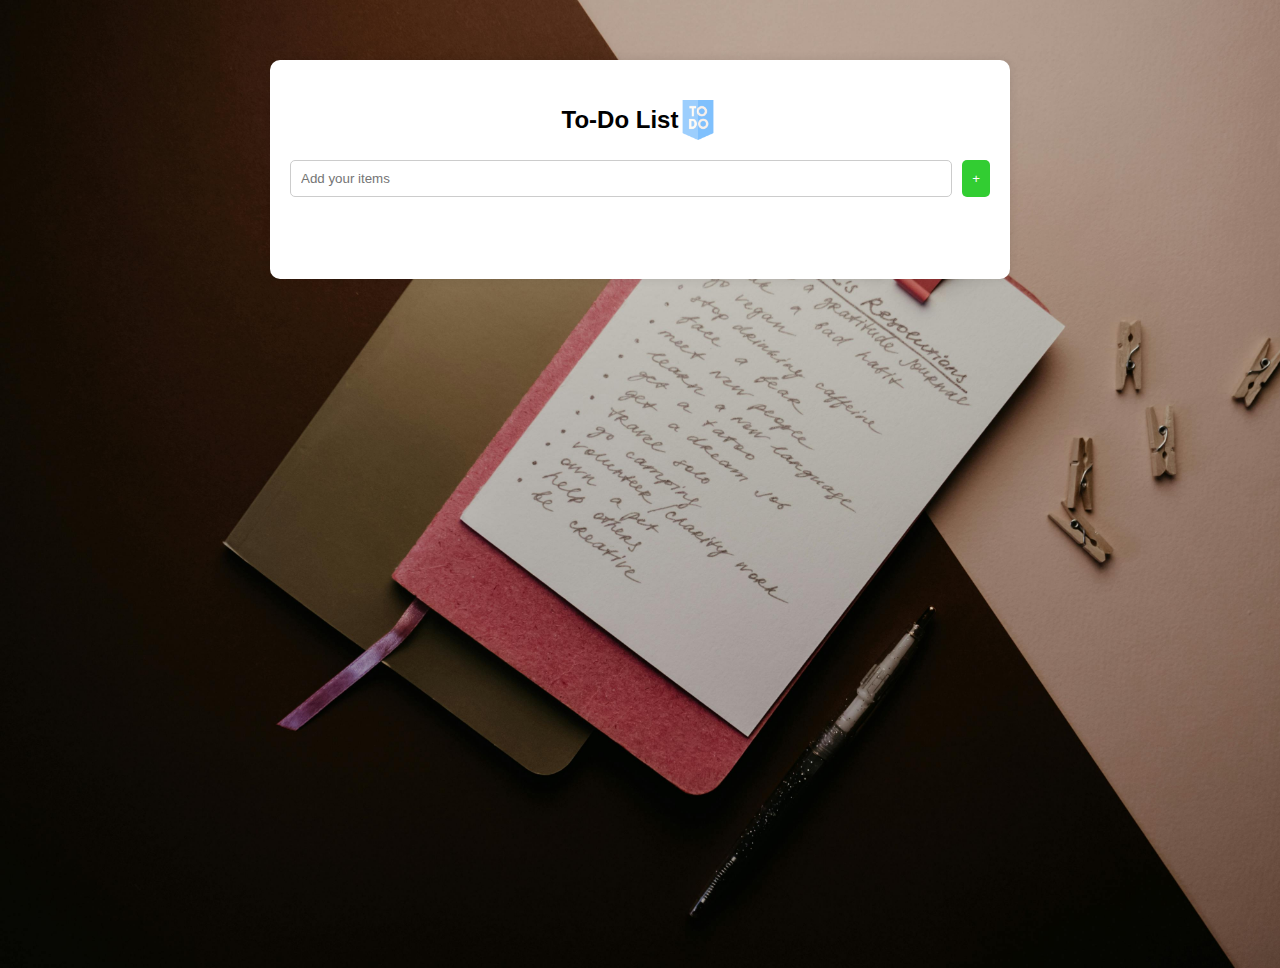
<file: index.html>
<!DOCTYPE html>
<html lang="en">
<head>
    <meta charset="UTF-8">
    <meta name="viewport" content="width=device-width, initial-scale=1.0">
    <title>ToDo List</title>
    <link rel="stylesheet" href="./style.css">
    <link rel="stylesheet" href="https://cdnjs.cloudflare.com/ajax/libs/font-awesome/6.5.2/css/all.min.css">
</head>
<body>
    <div class="todo-container">
        <h2>To-Do List  <img src="./to-do.png" alt="ToDo Icon" width="40"></h2>
        <div class="input-container">
            <input type="text" id="todo-input" placeholder="Add your items">
            <button onclick="add()" id="add-btn">+</button>
        </div>
        <ul id="list-container">
            <li class="todo">
               
            </li>
   
        </ul>
    </div>
    <script src="./script.js"></script>
</body>
</html>
</file>
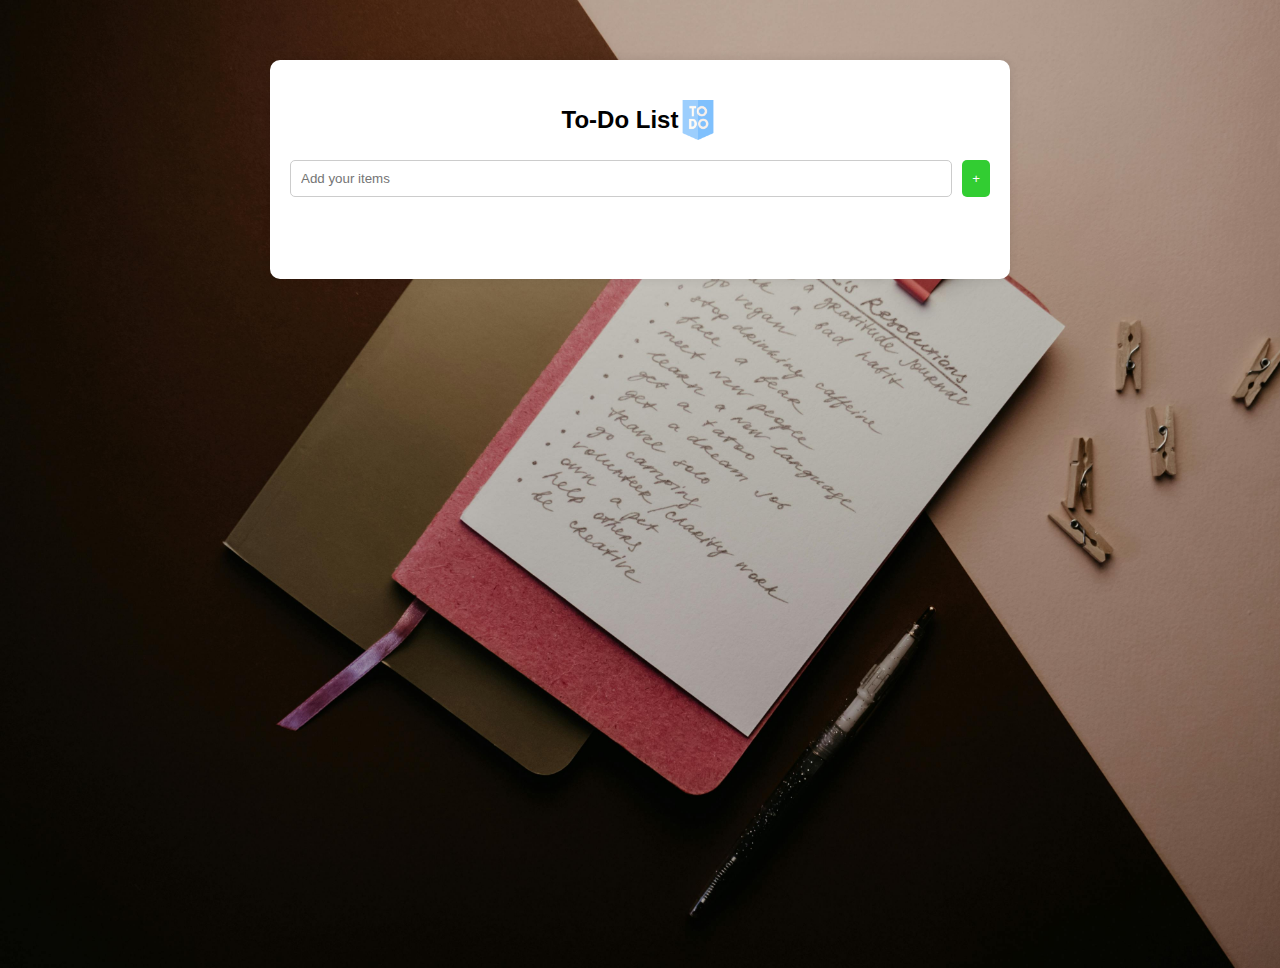
<file: do.html>
<!DOCTYPE html>
<html lang="en">
<head>
    <meta charset="UTF-8">
    <meta name="viewport" content="width=device-width, initial-scale=1.0">
    <title>ToDo List</title>
    <link rel="stylesheet" href="./style.css">
    <link rel="stylesheet" href="https://cdnjs.cloudflare.com/ajax/libs/font-awesome/6.5.2/css/all.min.css">
</head>
<body>
    <div class="todo-container">
        <h2>To-Do List  <img src="./to-do.png" alt="ToDo Icon" width="40"></h2>
        <div class="input-container">
            <input type="text" id="todo-input" placeholder="Add your items">
            <button onclick="add()" id="add-btn">+</button>
        </div>
        <ul id="list-container">
            <li class="todo">
               
            </li>
   
        </ul>
    </div>
    <script src="./todo.js"></script>
</body>
</html>
</file>
<file: style.css>
body {
    background-image: url(./pexels-polina-kovaleva-5717456.jpg);
    background-size: cover;
    font-family: Arial, sans-serif;
    display: flex;
    justify-content: center;
    align-items: flex-start;
    height: 100vh;
    margin-top: 60px;
}


.todo-container {
    background-color: #fff;
    border-radius: 10px;
    box-shadow: 0 0 10px rgba(0, 0, 0, 0.1);
    padding: 20px;
    width: 700px;
    display: flex;
    flex-direction: column;
    justify-content: center;

}
#list-container{
    padding-left: 0px;
}

h2 {
    display: flex;
    justify-content: center;
    align-items: center;
}

.input-container {
    display: flex;
    margin-bottom: 20px;
}

#todo-input {
    flex: 1;
    padding: 10px;
    border-radius: 5px;
    border: 1px solid #ccc;
    margin-right: 10px;
}

#add-btn {
    background-color: #32CD32;
    color: white;
    border: none;
    border-radius: 5px;
    padding: 10px;
    cursor: pointer;
}

.todo{
    margin-bottom: 10px;
    padding: 0 16px;
    background-color: gray;
    border-radius: 15px;
    display:flex;
    align-items: center;
    justify-content: center;
}

.todo .todo-text{
    padding: 15px;
    flex-grow: 1;
}

.delete-btn{
    background-color: #32CD32;
    border: none;
    border-radius: 5px;
    padding: 5px;
}

.delete-btn:hover{
    background-color: #209720;
}

.delete-btn:hover img{
    fill: #fff;
}


.custom-checkbox{
    border: 2px solid #32CD32;
    border-radius: 50%;
    min-height: 20px;
    min-width: 20px;
    display: flex;
    justify-content: center;
    align-items: center;
    flex-shrink: 0;
    transition: 200ms ease;
    cursor: pointer;
}

input[type="checkbox"]:checked ~ .custom-checkbox{
    background-color: #209720;
}

input[type="checkbox"]:checked ~ .todo-text{
    text-decoration: line-through;
}

input[type="checkbox"]
{
    display: none;
}

button {
    background: none;
    border: none;
    cursor: pointer;
}
</file>
